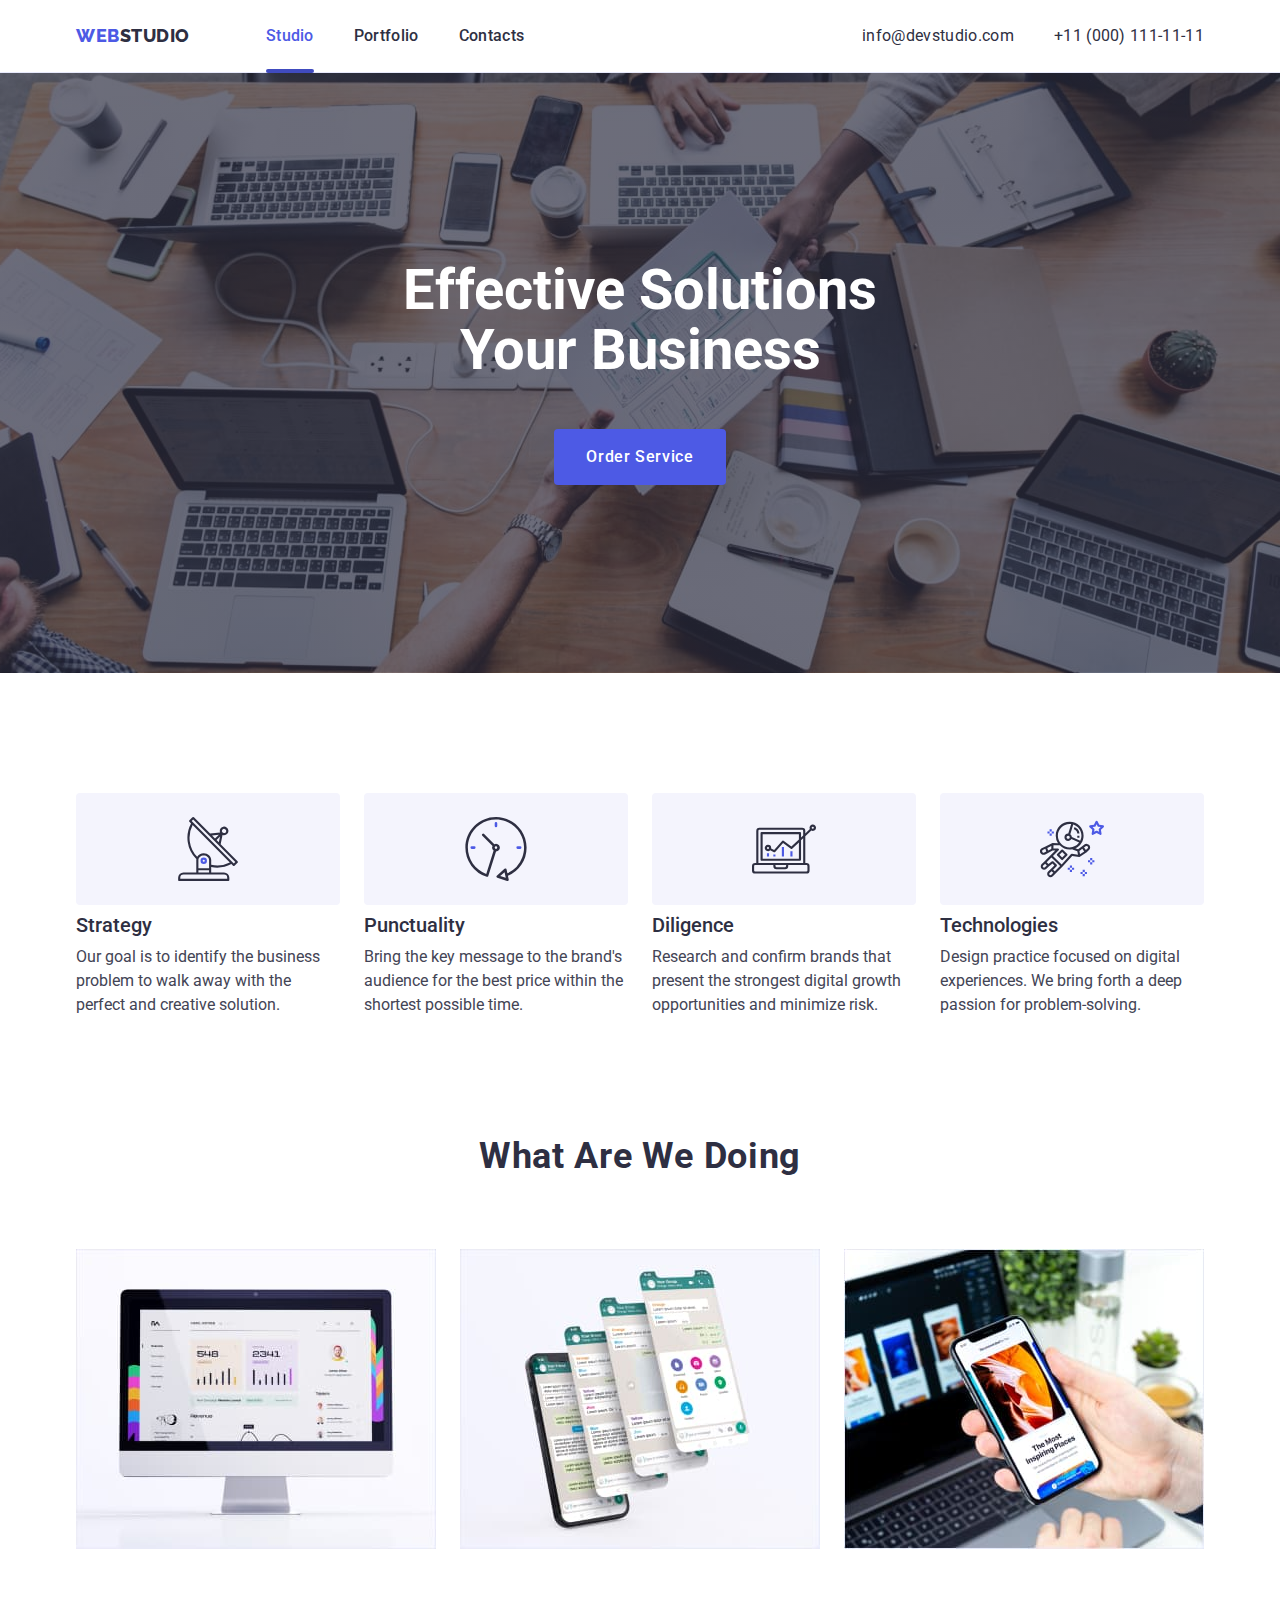
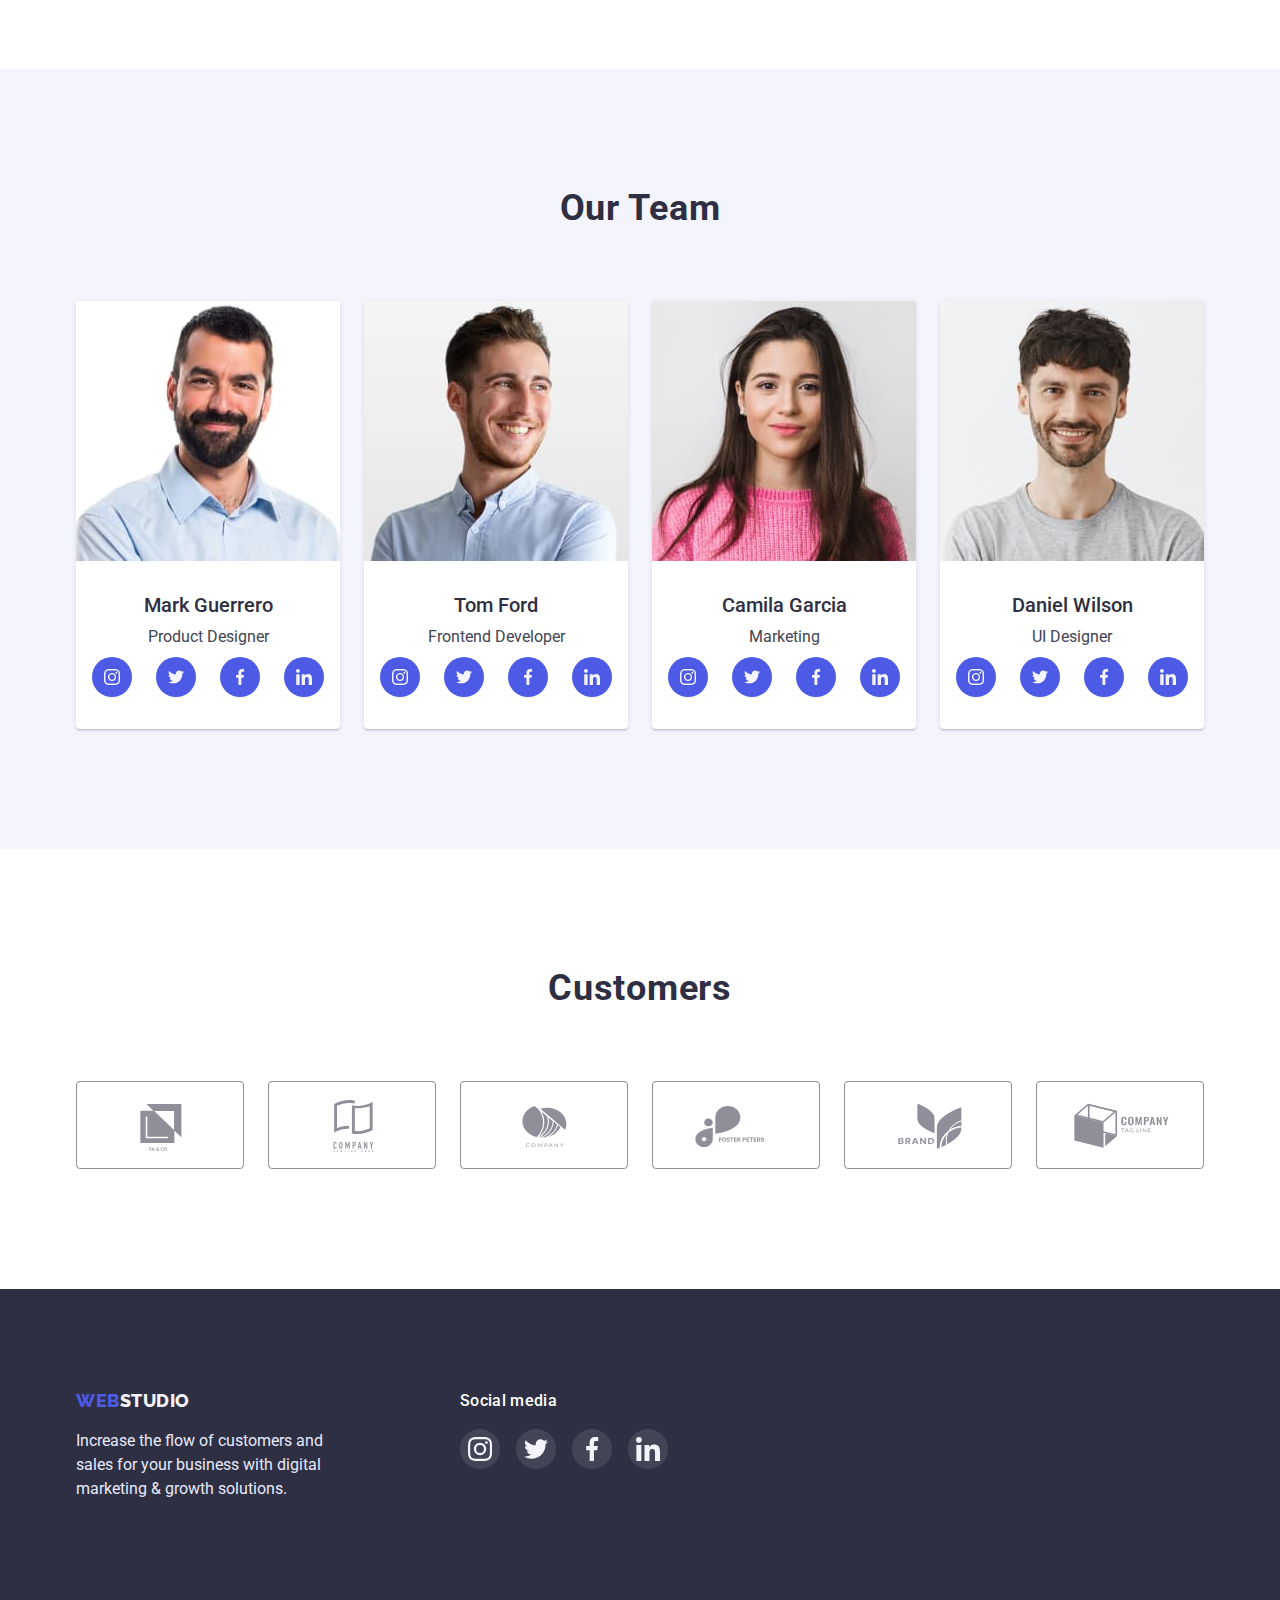
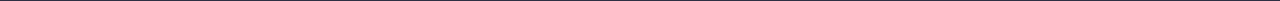
<file: index.html>
<!DOCTYPE html>
<html lang="en">

<head>
    <meta charset="UTF-8">
    <meta http-equiv="X-UA-Compatible" content="IE=edge">
    <meta name="viewport" content="width=device-width, initial-scale=1.0">
    <title>WebStudio</title>
    <link rel="preconnect" href="https://fonts.googleapis.com">
    <link rel="preconnect" href="https://fonts.gstatic.com" crossorigin>
    <link
        href="https://fonts.googleapis.com/css2?family=Raleway:wght@800&family=Roboto:wght@400;500;700;900&display=swap"
        rel="stylesheet">
    <link rel="stylesheet" href="https://cdn.jsdelivr.net/npm/modern-normalize@1.1.0/modern-normalize.min.css">
    <link rel="stylesheet" href="./css/styles.css">
</head>

<body>
    <!-- Header -->
    <header class="header">
        <!-- Navigation -->
        <div class="container header-box">
            <nav class="header-nav">
                <a class="logo-link link-none" href="./index.html"> Web<span class="logo-dark">Studio</span></a>
                <ul class="menu-nav list-none">
                    <li class="menu-item">
                        <a class="menu-link current link-none" href="./index.html">Studio</a>
                    </li>
                    <li class="menu-item">
                        <a class="menu-link link-none" href="./portfolio.html">Portfolio</a>
                    </li>
                    <li class="menu-item">
                        <a class="menu-link link-none" href="">Contacts</a>
                    </li>
                </ul>
            </nav>
            <!-- Contacts information -->
            <address class="contacts-box">
                <ul class="contacts-list list-none">
                    <li class="contacts-item">
                        <a class="contacts-link link-none" href="mailto:info@devstudio.com">info@devstudio.com</a>
                    </li>
                    <li class="contacts-item">
                        <a class="contacts-link link-none" href="tel:+110001111111">+11 (000) 111-11-11</a>
                    </li>
                </ul>
            </address>
        </div>
    </header>
    <!-- Main -->
    <main>
        <!-- Hero block -->
        <section class="section hero">
            <div class="hero-box container">
                <h1 class="hero-title">Effective Solutions Your Business</h1>
                <button class="hero-btn" type="button" data-modal-open>Order Service</button>
            </div>
        </section>
        <!-- Section one -->
        <section class="section principles">
            <div class="container">
                <h2 class="visually-hidden">Principles of WebStudio</h2>
                <ul class="principles-list list-none">
                    <li class="principles-item">
                        <div class="principles-thumb">
                            <svg class="principles-icon" width="64" height="64">
                                <use href="./images/icons.svg#icon-antenna"></use>
                            </svg>
                        </div>
                        <h3 class="principles-title section-suptitle">Strategy</h3>
                        <p class="princeples-text section-text">
                            Our goal is to identify the business
                            problem to walk away with the perfect and creative solution.
                        </p>
                    </li>
                    <li class="principles-item">
                        <div class="principles-thumb">
                            <svg class="principles-icon" width="64" height="64">
                                <use href="./images/icons.svg#icon-clock"></use>
                            </svg>
                        </div>
                        <h3 class="principles-title section-suptitle">Punctuality</h3>
                        <p class="princeples-text section-text">
                            Bring the key message to the brand's audience for the best price within the shortest
                            possible time.
                        </p>
                    </li>
                    <li class="principles-item">
                        <div class="principles-thumb">
                            <svg class="principles-icon" width="64" height="64">
                                <use href="./images/icons.svg#icon-diagram"></use>
                            </svg>
                        </div>
                        <h3 class="principles-title section-suptitle">Diligence</h3>
                        <p class="princeples-text section-text">
                            Research and confirm brands that present the strongest digital growth opportunities and
                            minimize risk.
                        </p>
                    </li>
                    <li class="principles-item">
                        <div class="principles-thumb">
                            <svg class="principles-icon" width="64" height="64">
                                <use href="./images/icons.svg#icon-astronaut"></use>
                            </svg>
                        </div>
                        <h3 class="principles-title section-suptitle">Technologies</h3>
                        <p class="princeples-text section-text">
                            Design practice focused on digital experiences. We bring forth a deep passion for
                            problem-solving.
                        </p>
                    </li>
                </ul>
            </div>
        </section>
        <!-- Section two -->
        <section class="section">
            <div class="container">
                <h2 class="works-title section-title">What are we doing</h2>
                <ul class="works-list list-none">
                    <li class="works-item">
                        <img class="works-img" src="./images/platforms/computer.jpg" alt="Web development on a computer"
                            width="360" height="300">
                    </li>
                    <li class="works-item">
                        <img class="works-img" src="./images/platforms/smartphone.jpg"
                            alt="Web development on a smartphone" width="360" height="300">
                    </li>
                    <li class="works-item">
                        <img class="works-img" src="./images/platforms/multi-platform.jpg"
                            alt="Web development on a multi-platform" width="360" height="300">
                    </li>
                </ul>
            </div>
        </section>
        <!-- Section three -->
        <section class="section team">
            <div class="container">
                <h2 class="team-title section-title">Our Team</h2>
                <ul class="team-list list-none">
                    <li class="team-item">
                        <img class="team-img" src="./images/team/mark-guerrero.jpg" alt="Photo employee M. Guerrero"
                            width="264" height="260">
                        <div class="team-cards">
                            <h3 class="team-names section-suptitle">Mark Guerrero</h3>
                            <p class="team-position section-text">Product Designer</p>
                            <ul class="socials-list list-none">
                                <li class="socials-item">
                                    <a class="socials-link link-none" href="htpps://instagram.com"
                                        aria-label="Instagram" target="_blank" rel="noopener noreferrer">
                                        <svg class="socials-icon" width="16" height="16">
                                            <use href="./images/icons.svg#icon-instagram"></use>
                                        </svg>
                                    </a>
                                </li>
                                <li class="socials-item">
                                    <a class="socials-link link-none" href="htpps://twitter.com" aria-label="Twitter"
                                        target="_blank" rel="noopener noreferrer">
                                        <svg class="socials-icon" width="16" height="16">
                                            <use href="./images/icons.svg#icon-twitter"></use>
                                        </svg>
                                    </a>
                                </li>
                                <li class="socials-item">
                                    <a class="socials-link link-none" href="htpps://facebook.com" aria-label="Facebook"
                                        target="_blank" rel="noopener noreferrer">
                                        <svg class="socials-icon" width="16" height="16">
                                            <use href="./images/icons.svg#icon-facebook"></use>
                                        </svg>
                                    </a>
                                </li>
                                <li class="socials-item">
                                    <a class="socials-link link-none" href="htpps://linkedin.com" aria-label="Linkedin"
                                        target="_blank" rel="noopener noreferrer">
                                        <svg class="socials-icon" width="16" height="16">
                                            <use href="./images/icons.svg#icon-linkedin"></use>
                                        </svg>
                                    </a>
                                </li>
                            </ul>
                        </div>
                    </li>
                    <li class="team-item">
                        <img class="team-img" src="./images/team/tom-ford.jpg" alt="Photo employee T. Ford" width="264"
                            height="260">
                        <div class="team-cards">
                            <h3 class="team-names section-suptitle">Tom Ford</h3>
                            <p class="team-position section-text">Frontend Developer</p>
                            <ul class="socials-list list-none">
                                <li class="socials-item">
                                    <a class="socials-link link-none" href="htpps://instagram.com"
                                        aria-label="Instagram" target="_blank" rel="noopener noreferrer">
                                        <svg class="socials-icon" width="16" height="16">
                                            <use href="./images/icons.svg#icon-instagram"></use>
                                        </svg>
                                    </a>
                                </li>
                                <li class="socials-item">
                                    <a class="socials-link link-none" href="htpps://twitter.com" aria-label="Twitter"
                                        target="_blank" rel="noopener noreferrer">
                                        <svg class="socials-icon" width="16" height="16">
                                            <use href="./images/icons.svg#icon-twitter"></use>
                                        </svg>
                                    </a>
                                </li>
                                <li class="socials-item">
                                    <a class="socials-link link-none" href="htpps://facebook.com" aria-label="Facebook"
                                        target="_blank" rel="noopener noreferrer">
                                        <svg class="socials-icon" width="16" height="16">
                                            <use href="./images/icons.svg#icon-facebook"></use>
                                        </svg>
                                    </a>
                                </li>
                                <li class="socials-item">
                                    <a class="socials-link link-none" href="htpps://linkedin.com" aria-label="Linkedin"
                                        target="_blank" rel="noopener noreferrer">
                                        <svg class="socials-icon" width="16" height="16">
                                            <use href="./images/icons.svg#icon-linkedin"></use>
                                        </svg>
                                    </a>
                                </li>
                            </ul>
                        </div>
                    </li>
                    <li class="team-item">
                        <img class="team-img" src="./images/team/camila-garcia.jpg" alt="Photo employee C. Garcia"
                            width="264" height="260">
                        <div class="team-cards">
                            <h3 class="team-names section-suptitle">Camila Garcia</h3>
                            <p class="team-position section-text">Marketing</p>
                            <ul class="socials-list list-none">
                                <li class="socials-item">
                                    <a class="socials-link link-none" href="htpps://instagram.com"
                                        aria-label="Instagram" target="_blank" rel="noopener noreferrer">
                                        <svg class="socials-icon" width="16" height="16">
                                            <use href="./images/icons.svg#icon-instagram"></use>
                                        </svg>
                                    </a>
                                </li>
                                <li class="socials-item">
                                    <a class="socials-link link-none" href="htpps://twitter.com" aria-label="Twitter"
                                        target="_blank" rel="noopener noreferrer">
                                        <svg class="socials-icon" width="16" height="16">
                                            <use href="./images/icons.svg#icon-twitter"></use>
                                        </svg>
                                    </a>
                                </li>
                                <li class="socials-item">
                                    <a class="socials-link link-none" href="htpps://facebook.com" aria-label="Facebook"
                                        target="_blank" rel="noopener noreferrer">
                                        <svg class="socials-icon" width="16" height="16">
                                            <use href="./images/icons.svg#icon-facebook"></use>
                                        </svg>
                                    </a>
                                </li>
                                <li class="socials-item">
                                    <a class="socials-link link-none" href="htpps://linkedin.com" aria-label="Linkedin"
                                        target="_blank" rel="noopener noreferrer">
                                        <svg class="socials-icon" width="16" height="16">
                                            <use href="./images/icons.svg#icon-linkedin"></use>
                                        </svg>
                                    </a>
                                </li>
                            </ul>
                        </div>
                    </li>
                    <li class="team-item">
                        <img class="team-img" src="./images/team/daniel-wilson.jpg" alt="Photo employee D. Wilson"
                            width="264" height="260">
                        <div class="team-cards">
                            <h3 class="team-names section-suptitle">Daniel Wilson</h3>
                            <p class="team-position section-text">UI Designer</p>
                            <ul class="socials-list list-none">
                                <li class="socials-item">
                                    <a class="socials-link link-none" href="htpps://instagram.com"
                                        aria-label="Instagram" target="_blank" rel="noopener noreferrer">
                                        <svg class="socials-icon" width="16" height="16">
                                            <use href="./images/icons.svg#icon-instagram"></use>
                                        </svg>
                                    </a>
                                </li>
                                <li class="socials-item">
                                    <a class="socials-link link-none" href="htpps://twitter.com" aria-label="Twitter"
                                        target="_blank" rel="noopener noreferrer">
                                        <svg class="socials-icon" width="16" height="16">
                                            <use href="./images/icons.svg#icon-twitter"></use>
                                        </svg>
                                    </a>
                                </li>
                                <li class="socials-item">
                                    <a class="socials-link link-none" href="htpps://facebook.com" aria-label="Facebook"
                                        target="_blank" rel="noopener noreferrer">
                                        <svg class="socials-icon" width="16" height="16">
                                            <use href="./images/icons.svg#icon-facebook"></use>
                                        </svg>
                                    </a>
                                </li>
                                <li class="socials-item">
                                    <a class="socials-link link-none" href="htpps://linkedin.com" aria-label="Linkedin"
                                        target="_blank" rel="noopener noreferrer">
                                        <svg class="socials-icon" width="16" height="16">
                                            <use href="./images/icons.svg#icon-linkedin"></use>
                                        </svg>
                                    </a>
                                </li>
                            </ul>
                        </div>
                    </li>
                </ul>
            </div>
        </section>
        <!-- Section four -->
        <section class="section">
            <div class="container">
                <h2 class="customers-title section-title">Customers</h2>
                <ul class="customers-list list-none">
                    <li class="customers-item">
                        <a class="customers-link link-none" href="" aria-label="" target="_blank"
                            rel="noopener noreferrer">
                            <svg class="customers-icon" width="104" height="56">
                                <use href="./images/icons.svg#icon-logo-client-1"></use>
                            </svg>
                        </a>
                    </li>
                    <li class="customers-item">
                        <a class="customers-link link-none" href="" aria-label="" target="_blank"
                            rel="noopener noreferrer">
                            <svg class="customers-icon" width="104" height="56">
                                <use href="./images/icons.svg#icon-logo-client-2"></use>
                            </svg>
                        </a>
                    </li>
                    <li class="customers-item">
                        <a class="customers-link link-none" href="" aria-label="" target="_blank"
                            rel="noopener noreferrer">
                            <svg class="customers-icon" width="104" height="56">
                                <use href="./images/icons.svg#icon-logo-client-3"></use>
                            </svg>
                        </a>
                    </li>
                    <li class="customers-item">
                        <a class="customers-link link-none" href="" aria-label="" target="_blank"
                            rel="noopener noreferrer">
                            <svg class="customers-icon" width="104" height="56">
                                <use href="./images/icons.svg#icon-logo-client-4"></use>
                            </svg>
                        </a>
                    </li>
                    <li class="customers-item">
                        <a class="customers-link link-none" href="" aria-label="" target="_blank"
                            rel="noopener noreferrer">
                            <svg class="customers-icon" width="104" height="56">
                                <use href="./images/icons.svg#icon-logo-client-5"></use>
                            </svg>
                        </a>
                    </li>
                    <li class="customers-item">
                        <a class="customers-link link-none" href="" aria-label="" target="_blank"
                            rel="noopener noreferrer">
                            <svg class="customers-icon" width="104" height="56">
                                <use href="./images/icons.svg#icon-logo-client-6"></use>
                            </svg>
                        </a>
                    </li>
                </ul>
            </div>
        </section>
    </main>
    <!-- Footer -->
    <footer class="footer">
        <div class="container footer-box">
            <div class="footer-left-part">
                <a class="logo-link link-none" href="./index.html">Web<span class="logo-light">Studio</span></a>
                <p class="footer-dscr section-text">Increase the flow of customers and sales for your business with
                    digital marketing & growth solutions.
                </p>
            </div>
            <div class="footer-center-part">
                <strong class="footer-suptitle">Social media</strong>
                <ul class="socials-list socials-list list-none">
                    <li class="socials-item">
                        <a class="socials-link socials-link link-none" href="htpps://instagram.com"
                            aria-label="Instagram" target="_blank" rel="noopener noreferrer">
                            <svg class="socials-icon" width="24" height="24">
                                <use href="./images/icons.svg#icon-instagram"></use>
                            </svg>
                        </a>
                    </li>
                    <li class="socials-item">
                        <a class="socials-link socials-link link-none" href="htpps://twitter.com" aria-label="Twitter"
                            target="_blank" rel="noopener noreferrer">
                            <svg class="socials-icon" width="24" height="24">
                                <use href="./images/icons.svg#icon-twitter"></use>
                            </svg>
                        </a>
                    </li>
                    <li class="socials-item">
                        <a class="socials-link socials-link link-none" href="htpps://facebook.com" aria-label="Facebook"
                            target="_blank" rel="noopener noreferrer">
                            <svg class="socials-icon" width="24" height="24">
                                <use href="./images/icons.svg#icon-facebook"></use>
                            </svg>
                        </a>
                    </li>
                    <li class="socials-item">
                        <a class="socials-link socials-link link-none" href="htpps://linkedin.com" aria-label="Linkedin"
                            target="_blank" rel="noopener noreferrer">
                            <svg class="socials-icon" width="24" height="24">
                                <use href="./images/icons.svg#icon-linkedin"></use>
                            </svg>
                        </a>
                    </li>
                </ul>
            </div>
        </div>
    </footer>
    <!-- Modal window -->
    <div class="backdrop is-hidden" data-modal>
        <div class="modal">
            <button class="modal-btn" type="button" data-modal-close>
                <svg class="modal-icon" width="8" height="8">
                    <use href="./images/icons.svg#icon-close"></use>
                </svg>
            </button>
        </div>
    </div>
    <!-- Java Script -->
    <script src="./js/modal.js"></script>
</body>

</html>
</file>
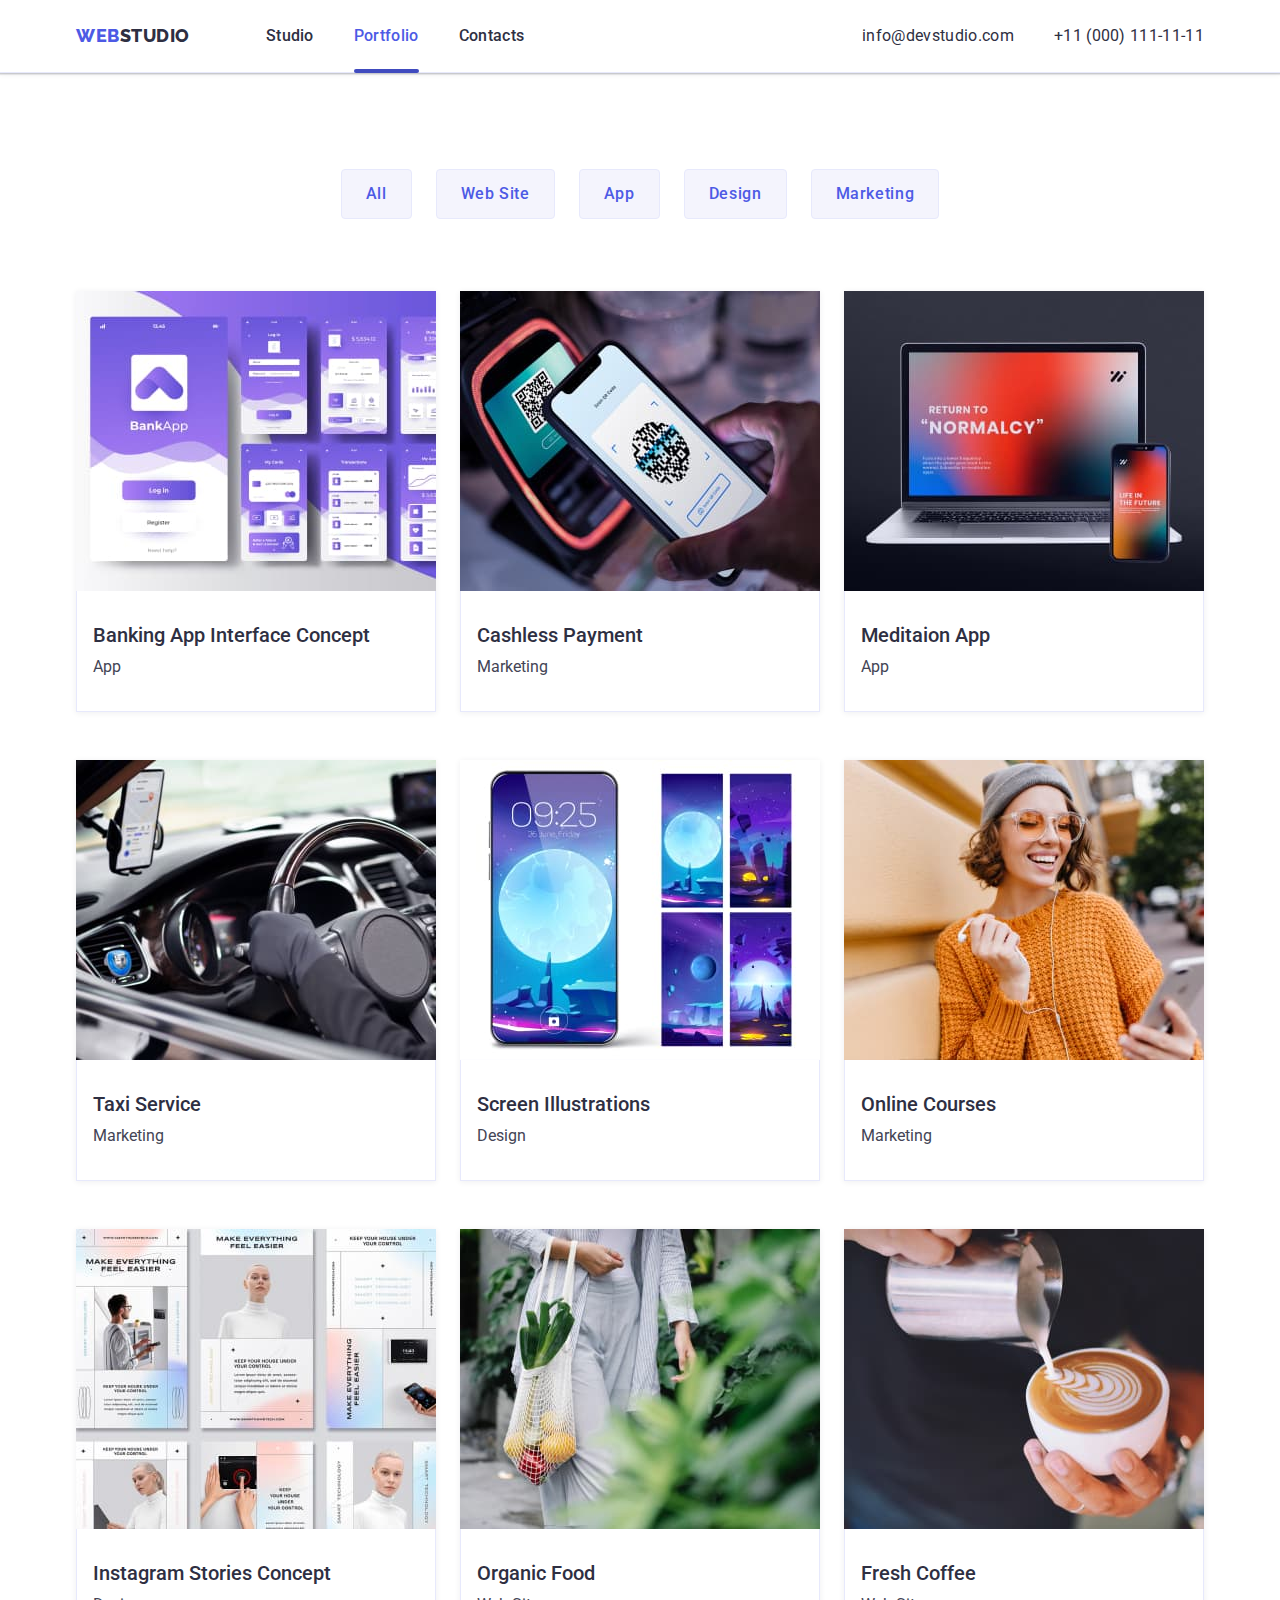
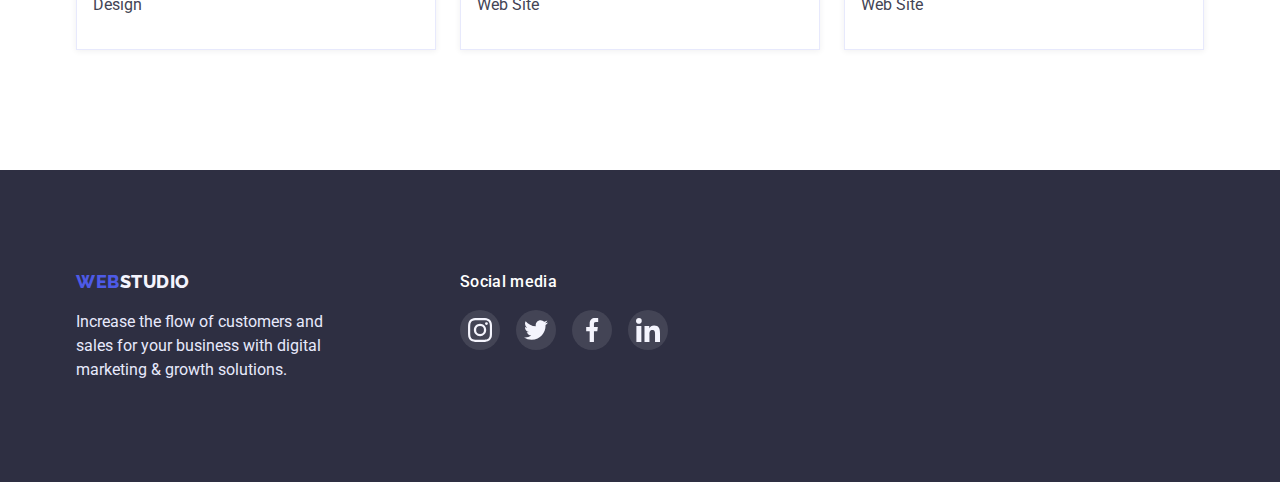
<file: portfolio.html>
<!DOCTYPE html>
<html lang="en">

<head>
    <meta charset="UTF-8">
    <meta http-equiv="X-UA-Compatible" content="IE=edge">
    <meta name="viewport" content="width=device-width, initial-scale=1.0">
    <title>Portfolio</title>
    <link rel="preconnect" href="https://fonts.googleapis.com">
    <link rel="preconnect" href="https://fonts.gstatic.com" crossorigin>
    <link
        href="https://fonts.googleapis.com/css2?family=Raleway:wght@800&family=Roboto:wght@400;500;700;900&display=swap"
        rel="stylesheet">
    <link rel="stylesheet" href="https://cdn.jsdelivr.net/npm/modern-normalize@1.1.0/modern-normalize.min.css">
    <link rel="stylesheet" href="./css/styles.css">
</head>

<body>
    <!-- Header -->
    <header class="header">
        <!-- Navigation -->
        <div class="container header-box">
            <nav class="header-nav">
                <a class="logo-link link-none" href="./index.html"> Web<span class="logo-dark">Studio</span></a>
                <ul class="menu-nav list-none">
                    <li class="menu-item">
                        <a class="menu-link  link-none" href="./index.html">Studio</a>
                    </li>
                    <li class="menu-item">
                        <a class="menu-link current link-none" href="./portfolio.html">Portfolio</a>
                    </li>
                    <li class="menu-item">
                        <a class="menu-link link-none" href="">Contacts</a>
                    </li>
                </ul>
            </nav>
            <!-- Contacts information -->
            <address class="contacts-box">
                <ul class="contacts-list list-none">
                    <li class="contacts-item">
                        <a class="contacts-link link-none" href="mailto:info@devstudio.com">info@devstudio.com</a>
                    </li>
                    <li class="contacts-item">
                        <a class="contacts-link link-none" href="tel:+110001111111">+11 (000) 111-11-11</a>
                    </li>
                </ul>
            </address>
        </div>
    </header>
    <!-- Main -->
    <main>
        <section class="section portfolio">
            <div class="container">
                <h1 class="visually-hidden">Portfolio of WebStudio</h1>
                <!-- Filter Buttons -->
                <ul class="filter-list list-none">
                    <li class="filter-item"><button class="filter-btn" type="button">All</button></li>
                    <li class="filter-item"><button class="filter-btn" type="button">Web Site</button></li>
                    <li class="filter-item"><button class="filter-btn" type="button">App</button></li>
                    <li class="filter-item"><button class="filter-btn" type="button">Design</button></li>
                    <li class="filter-item"><button class="filter-btn" type="button">Marketing</button></li>
                </ul>
                <!-- Main content on the page -->
                <ul class="portfolio-list list-none">
                    <li class="portfolio-item">
                        <a class="portfolio-link link-none" href="">
                            <div class="portfolio-thumb">
                                <img class="portfolio-img" src="./images/portfolio/img-8.jpg" alt="BankApp" width="360"
                                    height="300">
                                <div class="portfolio-overlay">
                                    <div class="portfolio-description">
                                        <p class="portfolio-description-text">
                                            14 Stylish and User-Friendly App Design Concepts · Task Manager App ·
                                            Calorie Tracker App · Exotic Fruit Ecommerce App · Cloud Storage App
                                        </p>
                                    </div>
                                </div>
                            </div>
                            <div class="portfolio-card">
                                <h2 class="portfolio-name section-suptitle">Banking App Interface Concept</h2>
                                <p class="portfolio-product section-text">App</p>
                            </div>
                        </a>
                    </li>
                    <li class="portfolio-item">
                        <a class="portfolio-link link-none" href="">
                            <div class="portfolio-thumb">
                                <img class="portfolio-img" src="./images/portfolio/img-7.jpg" alt="Non-cash payment"
                                    width="360" height="300">
                                <div class="portfolio-overlay">
                                    <div class="portfolio-description">
                                        <p class="portfolio-description-text">
                                            14 Stylish and User-Friendly App Design Concepts · Task Manager App ·
                                            Calorie Tracker App · Exotic Fruit Ecommerce App · Cloud Storage App
                                        </p>
                                    </div>
                                </div>
                            </div>
                            <div class="portfolio-card">
                                <h2 class="portfolio-name section-suptitle">Cashless Payment</h2>
                                <p class="portfolio-product section-text">Marketing</p>
                            </div>
                        </a>
                    </li>
                    <li class="portfolio-item">
                        <a class="portfolio-link link-none" href="">
                            <div class="portfolio-thumb">
                                <img class="portfolio-img" src="./images/portfolio/img-6.jpg" alt="App for meditaion"
                                    width="360" height="300">
                                <div class="portfolio-overlay">
                                    <div class="portfolio-description">
                                        <p class="portfolio-description-text">
                                            14 Stylish and User-Friendly App Design Concepts · Task Manager App ·
                                            Calorie Tracker App · Exotic Fruit Ecommerce App · Cloud Storage App
                                        </p>
                                    </div>
                                </div>
                            </div>
                            <div class="portfolio-card">
                                <h2 class="portfolio-name section-suptitle">Meditaion App</h2>
                                <p class="portfolio-product section-text">App</p>
                            </div>
                        </a>
                    </li>
                    <li class="portfolio-item">
                        <a class="portfolio-link link-none" href="">
                            <div class="portfolio-thumb">
                                <img class="portfolio-img" src="./images/portfolio/img-5.jpg" alt="Taxi" width="360"
                                    height="300">
                                <div class="portfolio-overlay">
                                    <div class="portfolio-description">
                                        <p class="portfolio-description-text">
                                            14 Stylish and User-Friendly App Design Concepts · Task Manager App ·
                                            Calorie Tracker App · Exotic Fruit Ecommerce App · Cloud Storage App
                                        </p>
                                    </div>
                                </div>
                            </div>
                            <div class="portfolio-card">
                                <h2 class="portfolio-name section-suptitle">Taxi Service</h2>
                                <p class="portfolio-product section-text">Marketing</p>
                            </div>
                        </a>
                    </li>
                    <li class="portfolio-item">
                        <a class="portfolio-link link-none" href="">
                            <div class="portfolio-thumb">
                                <img class="portfolio-img" src="./images/portfolio/img-4.jpg"
                                    alt="Illustrations on smartphone" width="360" height="300">
                                <div class="portfolio-overlay">
                                    <div class="portfolio-description">
                                        <p class="portfolio-description-text">
                                            14 Stylish and User-Friendly App Design Concepts · Task Manager App ·
                                            Calorie Tracker App · Exotic Fruit Ecommerce App · Cloud Storage App
                                        </p>
                                    </div>
                                </div>
                            </div>
                            <div class="portfolio-card">
                                <h2 class="portfolio-name section-suptitle">Screen Illustrations</h2>
                                <p class="portfolio-product section-text">Design</p>
                            </div>
                        </a>
                    </li>
                    <li class="portfolio-item">
                        <a class="portfolio-link link-none" href="">
                            <div class="portfolio-thumb">
                                <img class="portfolio-img" src="./images/portfolio/img-3.jpg"
                                    alt="Online study  anywhere" width="360" height="300">
                                <div class="portfolio-overlay">
                                    <div class="portfolio-description">
                                        <p class="portfolio-description-text">
                                            14 Stylish and User-Friendly App Design Concepts · Task Manager App ·
                                            Calorie Tracker App · Exotic Fruit Ecommerce App · Cloud Storage App
                                        </p>
                                    </div>
                                </div>
                            </div>
                            <div class="portfolio-card">
                                <h2 class="portfolio-name section-suptitle">Online Courses</h2>
                                <p class="portfolio-product section-text">Marketing</p>
                            </div>
                        </a>
                    </li>
                    <li class="portfolio-item">
                        <a class="portfolio-link link-none" href="">
                            <div class="portfolio-thumb">
                                <img class="portfolio-img" src="./images/portfolio/img-2.jpg"
                                    alt="Development for Instagram" width="360" height="300">
                                <div class="portfolio-overlay">
                                    <div class="portfolio-description">
                                        <p class="portfolio-description-text">
                                            14 Stylish and User-Friendly App Design Concepts · Task Manager App ·
                                            Calorie Tracker App · Exotic Fruit Ecommerce App · Cloud Storage App
                                        </p>
                                    </div>
                                </div>
                            </div>
                            <div class="portfolio-card">
                                <h2 class="portfolio-name section-suptitle">Instagram Stories Concept</h2>
                                <p class="portfolio-product section-text">Design</p>
                            </div>
                        </a>
                    </li>
                    <li class="portfolio-item">
                        <a class="portfolio-link link-none" href="">
                            <div class="portfolio-thumb">
                                <img class="portfolio-img" src="./images/portfolio/img-1.jpg" alt="Healthy food"
                                    width="360" height="300">
                                <div class="portfolio-overlay">
                                    <div class="portfolio-description">
                                        <p class="portfolio-description-text">
                                            14 Stylish and User-Friendly App Design Concepts · Task Manager App ·
                                            Calorie Tracker App · Exotic Fruit Ecommerce App · Cloud Storage App
                                        </p>
                                    </div>
                                </div>
                            </div>
                            <div class="portfolio-card">
                                <h2 class="portfolio-name section-suptitle">Organic Food</h2>
                                <p class="portfolio-product section-text">Web Site</p>
                            </div>
                        </a>
                    </li>
                    <li class="portfolio-item">
                        <a class="portfolio-link link-none" href="">
                            <div class="portfolio-thumb">
                                <img class="portfolio-img" src="./images/portfolio/img.jpg" alt="A cup of coffee"
                                    width="360" height="300">
                                <div class="portfolio-overlay">
                                    <div class="portfolio-description">
                                        <p class="portfolio-description-text">
                                            14 Stylish and User-Friendly App Design Concepts · Task Manager App ·
                                            Calorie Tracker App · Exotic Fruit Ecommerce App · Cloud Storage App
                                        </p>
                                    </div>
                                </div>
                            </div>
                            <div class="portfolio-card">
                                <h2 class="portfolio-name section-suptitle">Fresh Coffee</h2>
                                <p class="portfolio-product section-text">Web Site</p>
                            </div>
                        </a>
                    </li>
                </ul>
            </div>
        </section>
    </main>
    <!-- Footer -->
    <footer class="footer">
        <div class="container footer-box">
            <div class="footer-left-part">
                <a class="logo-link link-none" href="./index.html">Web<span class="logo-light">Studio</span></a>
                <p class="footer-dscr section-text">Increase the flow of customers and sales for your business with
                    digital marketing & growth solutions.
                </p>
            </div>
            <div class="footer-center-part">
                <h3 class="footer-suptitle section-suptitle">Social media</h3>
                <ul class="socials-list socials-list list-none">
                    <li class="socials-item">
                        <a class="socials-link socials-link link-none" href="htpps://instagram.com"
                            aria-label="Instagram" target="_blank" rel="noopener noreferrer">
                            <svg class="socials-icon" width="24" height="24">
                                <use href="./images/icons.svg#icon-instagram"></use>
                            </svg>
                        </a>
                    </li>
                    <li class="socials-item">
                        <a class="socials-link socials-link link-none" href="htpps://twitter.com" aria-label="Twitter"
                            target="_blank" rel="noopener noreferrer">
                            <svg class="socials-icon" width="24" height="24">
                                <use href="./images/icons.svg#icon-twitter"></use>
                            </svg>
                        </a>
                    </li>
                    <li class="socials-item">
                        <a class="socials-link socials-link link-none" href="htpps://facebook.com" aria-label="Facebook"
                            target="_blank" rel="noopener noreferrer">
                            <svg class="socials-icon" width="24" height="24">
                                <use href="./images/icons.svg#icon-facebook"></use>
                            </svg>
                        </a>
                    </li>
                    <li class="socials-item">
                        <a class="socials-link socials-link link-none" href="htpps://linkedin.com" aria-label="Linkedin"
                            target="_blank" rel="noopener noreferrer">
                            <svg class="socials-icon" width="24" height="24">
                                <use href="./images/icons.svg#icon-linkedin"></use>
                            </svg>
                        </a>
                    </li>
                </ul>
            </div>
        </div>
    </footer>
</body>

</html>
</file>
<file: css/styles.css>
/* =======================CUSTOM============================= */
:root {
  --main-font-family: "Roboto", sans-serif;
  --logo-font-family: "Raleway", sans-serif;

  --brand-color: #4d5ae5;
  --hero-text-color: #ffffff;
  --primary-text-color: #2e2f42;
  --logo-light-theme: #f4f4fd;
  --body-text-color: #434455;
  --main-background-color: #ffffff;
  --background-color-dark: #2e2f42;
  --section-background-color: #f4f4fd;
  --icon-bg-cl: #f4f4fd;
  --subtitle-background: #e7e9fc;
  --button-text-color: #ffffff;
  --accent-color: #404bbf;
  --filter-background-color: #f4f4fd;
  --border-color: #e7e9fc;
  --border-accent-color: #f4f4fd;
  --portfolio-desc-color: #f4f4fd;
  --customers-icon-color: #8e8f99;
  --footer-bg-cl-icon: #31d0aa;
  --modal-window-bg-cl: #fcfcfc;

  --animation: 250ms cubic-bezier(0.4, 0, 0.2, 1);
  --modal-animation: 500ms linear;
}
/* =======================/CUSTOM============================= */

/* ========================RESET============================= */
h1,
h2,
h3,
h4,
h5,
h6,
p {
  margin: 0;
}
ul {
  margin: 0;
  padding: 0;
}
img {
  display: block;
  max-width: 100%;
  height: auto;
}
/* ========================/RESET============================= */

/* =======================GLOBAL SETTINGS====================*/
body {
  font-family: var(--main-font-family);
  color: var(--primary-text-color);
  background-color: var(--main-background-color);
  font-size: 16px;
}
/* =======================/GLOBAL SETTINGS====================*/

/* =====================COMPONENTS============================ */
.container {
  max-width: 1158px;
  padding-right: 15px;
  padding-left: 15px;
  margin-right: auto;
  margin-left: auto;
  /* outline: 2px solid red; */
}

.link-none {
  text-decoration: none;
}
.list-none {
  list-style: none;
}
.visually-hidden {
  position: absolute;
  width: 1px;
  height: 1px;
  margin: -1px;
  border: 0;
  padding: 0;
  white-space: nowrap;
  clip-path: inset(100%);
  clip: rect(0 0 0 0);
  overflow: hidden;
}
.section {
  padding-top: 120px;
  padding-bottom: 120px;
}
.section-title {
  font-size: 36px;
  line-height: 1.11;
  letter-spacing: 0.02em;
  text-transform: capitalize;

  color: var(--primary-text-color);
}
.section-suptitle {
  font-weight: 500;
  font-size: 20px;
  line-height: 1.2;
  /* letter-spacing: 0.02em; */

  color: var(--primary-text-color);
}
.section-text {
  line-height: 1.5;
  /* letter-spacing: 0.02em; */

  color: var(--body-text-color);
}
/* =====================/COMPONENTS============================ */

/* ======================HEADER============================== */
.header {
  margin-right: auto;
  margin-left: auto;
  padding-top: 24px;
  padding-bottom: 24px;

  border-bottom: 1px solid var(--border-color);
  box-shadow: 0px 2px 1px rgba(46, 47, 66, 0.08),
    0px 1px 1px rgba(46, 47, 66, 0.16), 0px 1px 6px rgba(46, 47, 66, 0.08);
}
.header-box {
  display: flex;
}
.header-nav {
  display: flex;
  align-items: center;
}

.logo-link {
  margin-right: 76px;

  font-family: var(--logo-font-family);
  font-weight: 800;
  font-size: 18px;
  line-height: 1.33;
  letter-spacing: 0.03em;
  text-transform: uppercase;

  color: var(--brand-color);
}
.logo-dark {
  color: var(--primary-text-color);
}
.logo-light {
  color: var(--logo-light-theme);
}

.menu-nav {
  display: flex;

  align-items: center;
}

.menu-item:not(:last-child) {
  margin-right: 40px;
}
.menu-link {
  position: relative;

  padding-top: 25px;
  padding-bottom: 28px;

  font-weight: 500;
  line-height: 1.5;
  letter-spacing: 0.02em;

  color: currentColor;

  transition: color var(--animation);
}

.header-nav .menu-link.current {
  color: var(--brand-color);
}

.menu-link:hover,
.menu-link:focus {
  color: var(--brand-color);
}
.menu-link.current::after {
  position: absolute;
  left: 0;
  bottom: 0;

  content: "";
  display: block;

  width: 100%;
  height: 4px;
  border-radius: 2px;

  background-color: var(--accent-color);
}
.contacts-box {
  display: flex;
  align-items: center;
  margin-left: auto;
}
.contacts-list {
  display: flex;
  align-items: center;
}
.contacts-item:not(:last-child) {
  margin-right: 40px;
}

.contacts-link {
  padding-top: 12px;
  padding-bottom: 12px;

  font-style: normal;
  line-height: 1.5px;
  letter-spacing: 0.02em;

  color: currentColor;

  transition: color var(--animation);
}
.contacts-link:hover,
.contacts-link:focus {
  color: var(--brand-color);
}

/* ======================/HEADER============================== */

/* ======================HERO================================= */
.hero {
  max-width: 1440px;
  margin-right: auto;
  margin-left: auto;
  padding-top: 188px;
  padding-bottom: 188px;
  background-color: var(--background-color-dark);
  background-repeat: no-repeat;
  background-size: cover;
  background-image: linear-gradient(
      rgba(46, 47, 66, 0.7),
      rgba(46, 47, 66, 0.7)
    ),
    url(../images/hero/hero-people-office.jpg);
  background-position: center;
}

.hero-title {
  max-width: 494px;
  margin-right: auto;
  margin-bottom: 48px;
  margin-left: auto;
  font-size: 56px;
  line-height: 1.07;
  text-align: center;

  color: var(--hero-text-color);
}

.hero-btn {
  display: block;
  min-width: 168px;
  border-radius: 4px;
  padding: 16px 32px;
  border: none;
  margin-left: auto;
  margin-right: auto;
  font-weight: 500;
  font-size: 16px;
  line-height: 1.5;
  letter-spacing: 0.04em;
  text-align: center;

  color: var(--button-text-color);
  background-color: var(--brand-color);

  cursor: pointer;

  transition: background-color var(--animation);
}
.hero-btn:hover,
.hero-btn:focus {
  background-color: var(--accent-color);
}
/* ======================/HERO================================= */

/* =======================SECTION ONE======================== */
.principles {
  padding-bottom: 0;
}
.principles-list {
  display: flex;
  gap: 24px;
}
.principles-item {
  flex-basis: calc((100% - 24px * 3) / 4);
  /* max-width: 264px; */
}

.principles-thumb {
  display: flex;
  width: 100%;
  height: 112px;
  justify-content: center;
  align-items: center;
  margin-bottom: 8px;
  border-radius: 4px;
  background-color: var(--icon-bg-cl);
  color: currentColor;
}
.principles-title {
  margin-bottom: 8px;
}

/* =======================/SECTION ONE======================== */

/* =======================SECTION TWO======================== */
.works-title {
  margin-left: auto;
  margin-right: auto;
  text-align: center;
  margin-bottom: 72px;
}
.works-list {
  display: flex;
  align-items: center;
}
.works-item {
  flex-basis: calc((100% - 24px * 2) / 3);
}
.works-item:not(:last-child) {
  margin-right: 24px;
}
/* =======================/SECTION TWO======================== */

/* =======================SECTION TREE======================== */
.team {
  background-color: var(--section-background-color);
}
.team-title {
  margin-left: auto;
  margin-right: auto;
  margin-bottom: 72px;

  text-align: center;
}
.team-list {
  display: flex;
  align-items: center;
  gap: 24px;
  border-radius: 0px 0px 4px 4px;
}
.team-item {
  flex-basis: calc((100% - 24px * 3) / 4);
  /* max-width: 264px; */

  background-color: var(--main-background-color);

  border-radius: 0px 0px 4px 4px;
  box-shadow: 0px 1px 6px rgba(46, 47, 66, 0.08),
    0px 1px 1px rgba(46, 47, 66, 0.16), 0px 2px 1px rgba(46, 47, 66, 0.08);
}

.team-cards {
  padding: 32px 16px;
}
.team-names {
  text-align: center;

  margin-bottom: 8px;
}
.team-position {
  text-align: center;
  margin-bottom: 8px;
}
.socials-list {
  display: flex;
  justify-content: center;
  gap: 24px;
}
.socials-item {
  width: 40px;
  height: 40px;
}
.socials-link {
  display: flex;
  justify-content: center;
  align-items: center;
  width: 100%;
  height: 100%;

  border-radius: 50%;

  background-color: var(--brand-color);
  color: var(--icon-bg-cl);

  transition: background-color var(--animation);
}
.socials-link {
  fill: currentColor;
}
.socials-link:hover,
.socials-link:focus {
  background-color: var(--accent-color);
}

/* =======================/SECTION TREE======================== */
/* =======================SECTION FOUR=========================== */
.customers-title {
  margin-left: auto;
  margin-right: auto;
  text-align: center;
  margin-bottom: 72px;
}
.customers-list {
  display: flex;
  gap: 24px;
}
.customers-item {
  flex-basis: calc((100% - 24px * 5) / 6);
}
.customers-link {
  display: flex;
  justify-content: center;
  align-items: center;
  width: 100%;
  height: 88px;
  border-radius: 4px;
  border: 1px solid var(--customers-icon-color);

  fill: var(--customers-icon-color);

  transition: border-color var(--animation), fill var(--animation);
}
.customers-link:hover,
.customers-link:focus {
  border-color: var(--accent-color);
  fill: var(--accent-color);
}
/* =======================/SECTION FOUR=========================== */
/* =========================FOOTER============================== */
.footer {
  padding-top: 100px;
  padding-bottom: 100px;

  background-color: var(--background-color-dark);
}
.footer .logo-link {
  display: block;
  margin-right: 0;
  margin-bottom: 16px;
}
.footer-dscr {
  max-width: 264px;

  color: var(--subtitle-background);
}
.footer-box {
  display: flex;
}
.footer-left-part {
  margin-right: 120px;
}

.footer-suptitle {
  display: block;
  margin-bottom: 16px;

  font-family: var(--main-font-family);
  font-weight: 500;
  font-size: inherit;
  line-height: 1.5;
  letter-spacing: 0.02em;

  color: #ffffff;
}
.footer .socials-list {
  gap: 16px;
}
.footer .socials-link {
  background-color: rgba(255, 255, 255, 0.1);

  transition: background-color var(--animation);
}
.footer .socials-link:hover,
.footer .socials-link:focus {
  background-color: var(--footer-bg-cl-icon);
}

/* =========================/FOOTER============================== */

/*+++++++++++++++++++++++++PAGE PORTFOLIO+++++++++++++++++++++++++ */

/* ======================BUTTONS FILTER=========================== */
.filter-list {
  display: flex;
  justify-content: center;
  margin-bottom: 72px;
  gap: 24px;
}

.filter-btn {
  display: flex;
  flex-basis: calc((100% - 24px * 4) / 5);
  padding-top: 12px;
  padding-right: 24px;
  padding-bottom: 12px;
  padding-left: 24px;

  font-weight: 500;
  font-size: 16px;
  line-height: 1.5;
  letter-spacing: 0.04em;

  color: var(--brand-color);
  background-color: var(--filter-background-color);

  cursor: pointer;
  border: 1px solid var(--border-color);
  border-radius: 4px;

  transition: color var(--animation), background-color var(--animation),
    box-shadow var(--animation);
}
.filter-btn:hover,
.filter-btn:focus {
  color: var(--button-text-color);
  background-color: var(--accent-color);
  box-shadow: 0px 3px 1px rgba(0, 0, 0, 0.1), 0px 2px 1px rgba(0, 0, 0, 0.08),
    0px 2px 2px rgba(0, 0, 0, 0.12);
}
/* ======================/BUTTONS FILTER=========================== */

/* =======================MAIN CONTENT============================= */
.portfolio {
  padding-top: 96px;
}
.portfolio-list {
  display: flex;
  flex-wrap: wrap;
  gap: 48px 24px;
}
.portfolio-item {
  flex-basis: calc((100% - 24px * 2) / 3);
}
.portfolio-link {
  display: block;

  box-shadow: 0px 1px 6px rgba(46, 47, 66, 0.08);

  transition: box-shadow var(--animation);
}
.portfolio-link:hover,
.portfolio-link:focus {
  box-shadow: 0px 1px 6px rgba(46, 47, 66, 0.08),
    0px 1px 1px rgba(46, 47, 66, 0.16), 0px 2px 1px rgba(46, 47, 66, 0.08);
}

/* .portfolio-item:not(:nth-child(3n)) {
  margin-right: 24px;
}
.portfolio-item:not(:nth-last-child(-n + 3)) {
  margin-bottom: 48px;
} */

.portfolio-thumb {
  position: relative;
  overflow: hidden;
}
.portfolio-overlay {
  position: absolute;
  top: 0;
  left: 0;
  width: 100%;
  height: 100%;

  background-color: var(--brand-color);
  background-blend-mode: soft-light;
  mix-blend-mode: normal;

  transform: translateY(100%);
  transition: transform var(--animation);
}
.portfolio-link:hover .portfolio-overlay,
.portfolio-link:focus .portfolio-overlay {
  transform: translateY(0%);
}
.portfolio-description {
  position: absolute;
  top: 0;
  left: 0;
  width: 100%;
  height: 100%;
  padding-top: 40px;
  padding-right: 32px;
  padding-left: 32px;
}

.portfolio-description-text {
  line-height: 1.5;

  color: var(--portfolio-desc-color);
}
.portfolio-card {
  padding-top: 32px;
  padding-right: auto;
  padding-left: 16px;
  padding-bottom: 32px;

  border: 1px solid var(--border-color);
  border-top: none;
}

.portfolio-name {
  margin-bottom: 8px;
}
/* =======================/MAIN CONTENT============================= */

/*+++++++++++++++++++++++++/PAGE PORTFOLIO+++++++++++++++++++++++++ */

/* =========================BACKDROP================================ */
.backdrop {
  position: fixed;
  top: 0;
  left: 0;
  width: 100%;
  height: 100%;
  z-index: 100;
  background-color: rgba(46, 47, 66, 0.4);

  transition: opacity var(--modal-animation), visibility var(--modal-animation);
}
.backdrop.is-hidden {
  opacity: 0;
  visibility: hidden;
  pointer-events: none;
}
.modal {
  position: absolute;
  top: 50%;
  left: 50%;
  transform: translate(-50%, -50%);

  min-width: 408px;
  min-height: 576px;

  box-shadow: 0px 1px 1px rgba(0, 0, 0, 0.14), 0px 1px 3px rgba(0, 0, 0, 0.12),
    0px 2px 1px rgba(0, 0, 0, 0.2);
  border-radius: 4px;

  background-color: var(--modal-window-bg-cl);

  transition: transform var(--modal-animation), opacity var(--modal-animation);
}
.backdrop.is-hidden .modal {
  transform: translate(-50%, 50%);
  opacity: 0;
}
.modal-btn {
  position: absolute;
  top: 24px;
  right: 24px;
  display: flex;
  justify-content: center;
  align-items: center;
  width: 24px;
  height: 24px;

  background: var(--border-color);

  border: 1px solid rgba(0, 0, 0, 0.1);
  border-radius: 50%;

  cursor: pointer;
}

/* =========================/BACKDROP================================ */
</file>
